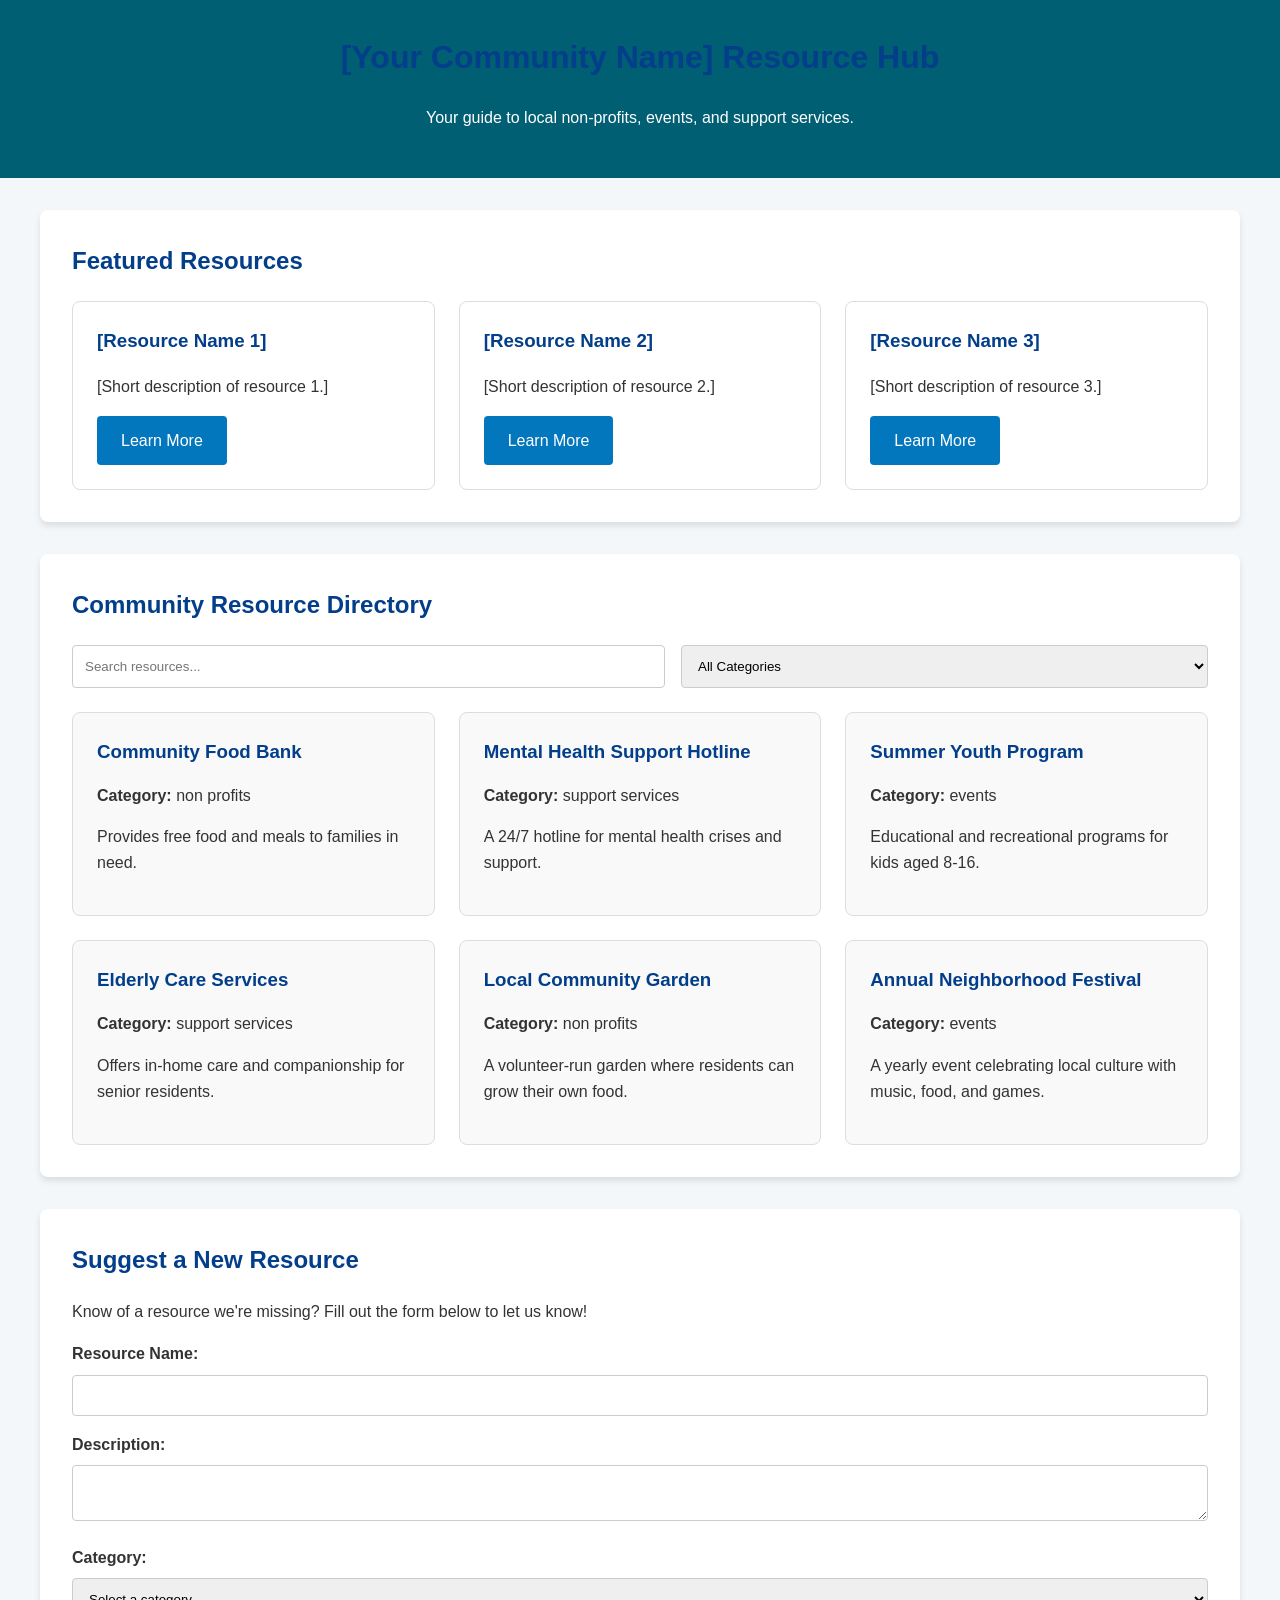
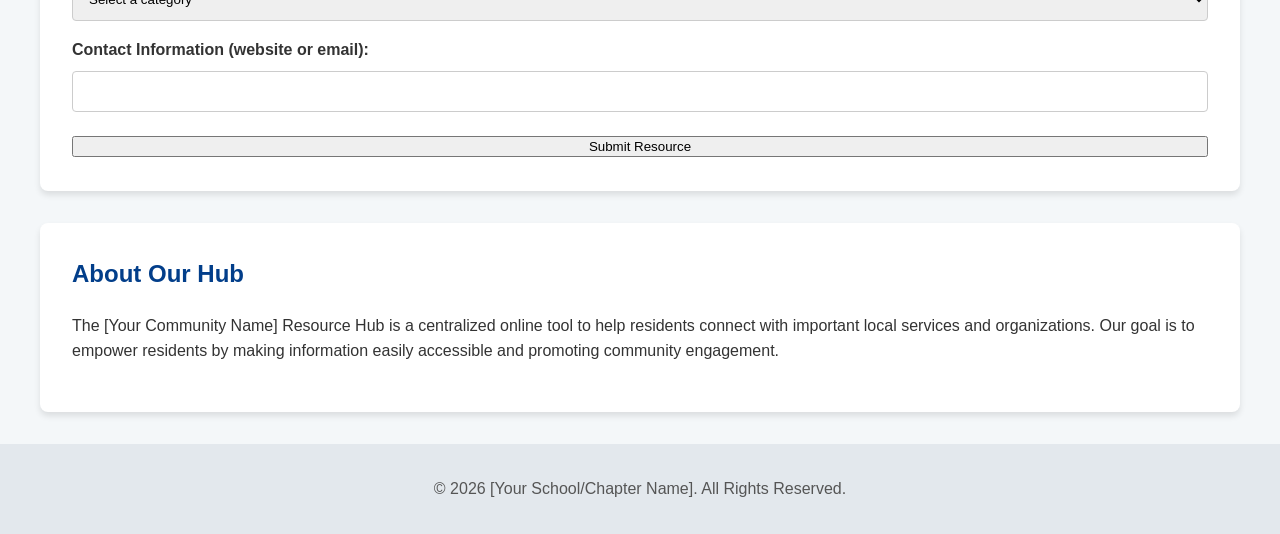
<file: index.html>
<!DOCTYPE html>
<html lang="en">
<head>
    <meta charset="UTF-8">
    <meta name="viewport" content="width=device-width, initial-scale=1.0">
    <title>Community Resource Hub</title>
    <link rel="stylesheet" href="css/style.css">
</head>
<body>
    <header>
        <h1>[Your Community Name] Resource Hub</h1>
        <p>Your guide to local non-profits, events, and support services.</p>
    </header>

    <main>
        <!-- Highlight Section -->
        <section class="highlight-section">
            <h2>Featured Resources</h2>
            <!-- Highlighted resources will be populated here with HTML -->
            <div class="highlight-cards-container">
                <!-- Example of a single highlight card -->
                <div class="highlight-card">
                    <h3>[Resource Name 1]</h3>
                    <p>[Short description of resource 1.]</p>
                    <a href="#directory" class="button">Learn More</a>
                </div>
                <div class="highlight-card">
                    <h3>[Resource Name 2]</h3>
                    <p>[Short description of resource 2.]</p>
                    <a href="#directory" class="button">Learn More</a>
                </div>
                <div class="highlight-card">
                    <h3>[Resource Name 3]</h3>
                    <p>[Short description of resource 3.]</p>
                    <a href="#directory" class="button">Learn More</a>
                </div>
            </div>
        </section>

        <!-- Directory Section -->
        <section id="directory" class="directory-section">
            <h2>Community Resource Directory</h2>
            <div class="search-filter-container">
                <input type="text" id="search-bar" placeholder="Search resources...">
                <select id="filter-dropdown">
                    <option value="all">All Categories</option>
                    <!-- Categories will be populated here -->
                </select>
            </div>
            <div id="resource-list" class="resource-cards-container">
                <!-- Resources will be dynamically populated here by JavaScript -->
            </div>
        </section>

        <!-- Submission Form Section -->
        <section class="submission-form-section">
            <h2>Suggest a New Resource</h2>
            <p>Know of a resource we're missing? Fill out the form below to let us know!</p>
            <form id="resource-form">
                <label for="resource-name">Resource Name:</label>
                <input type="text" id="resource-name" name="resource-name" required>

                <label for="resource-description">Description:</label>
                <textarea id="resource-description" name="resource-description" required></textarea>

                <label for="resource-category">Category:</label>
                <select id="resource-category" name="resource-category" required>
                    <option value="">Select a category</option>
                    <option value="non-profits">Non-profits</option>
                    <option value="support-services">Support Services</option>
                    <option value="events">Events & Programs</option>
                </select>

                <label for="resource-contact">Contact Information (website or email):</label>
                <input type="text" id="resource-contact" name="resource-contact">

                <button type="submit">Submit Resource</button>
            </form>
        </section>

        <!-- Additional Content (Example) -->
        <section class="additional-content">
            <h2>About Our Hub</h2>
            <p>The [Your Community Name] Resource Hub is a centralized online tool to help residents connect with important local services and organizations. Our goal is to empower residents by making information easily accessible and promoting community engagement.</p>
        </section>
    </main>

    <footer>
        <p>&copy; 2026 [Your School/Chapter Name]. All Rights Reserved.</p>
    </footer>

    <script src="js/script.js"></script>
</body>
</html>
</file>
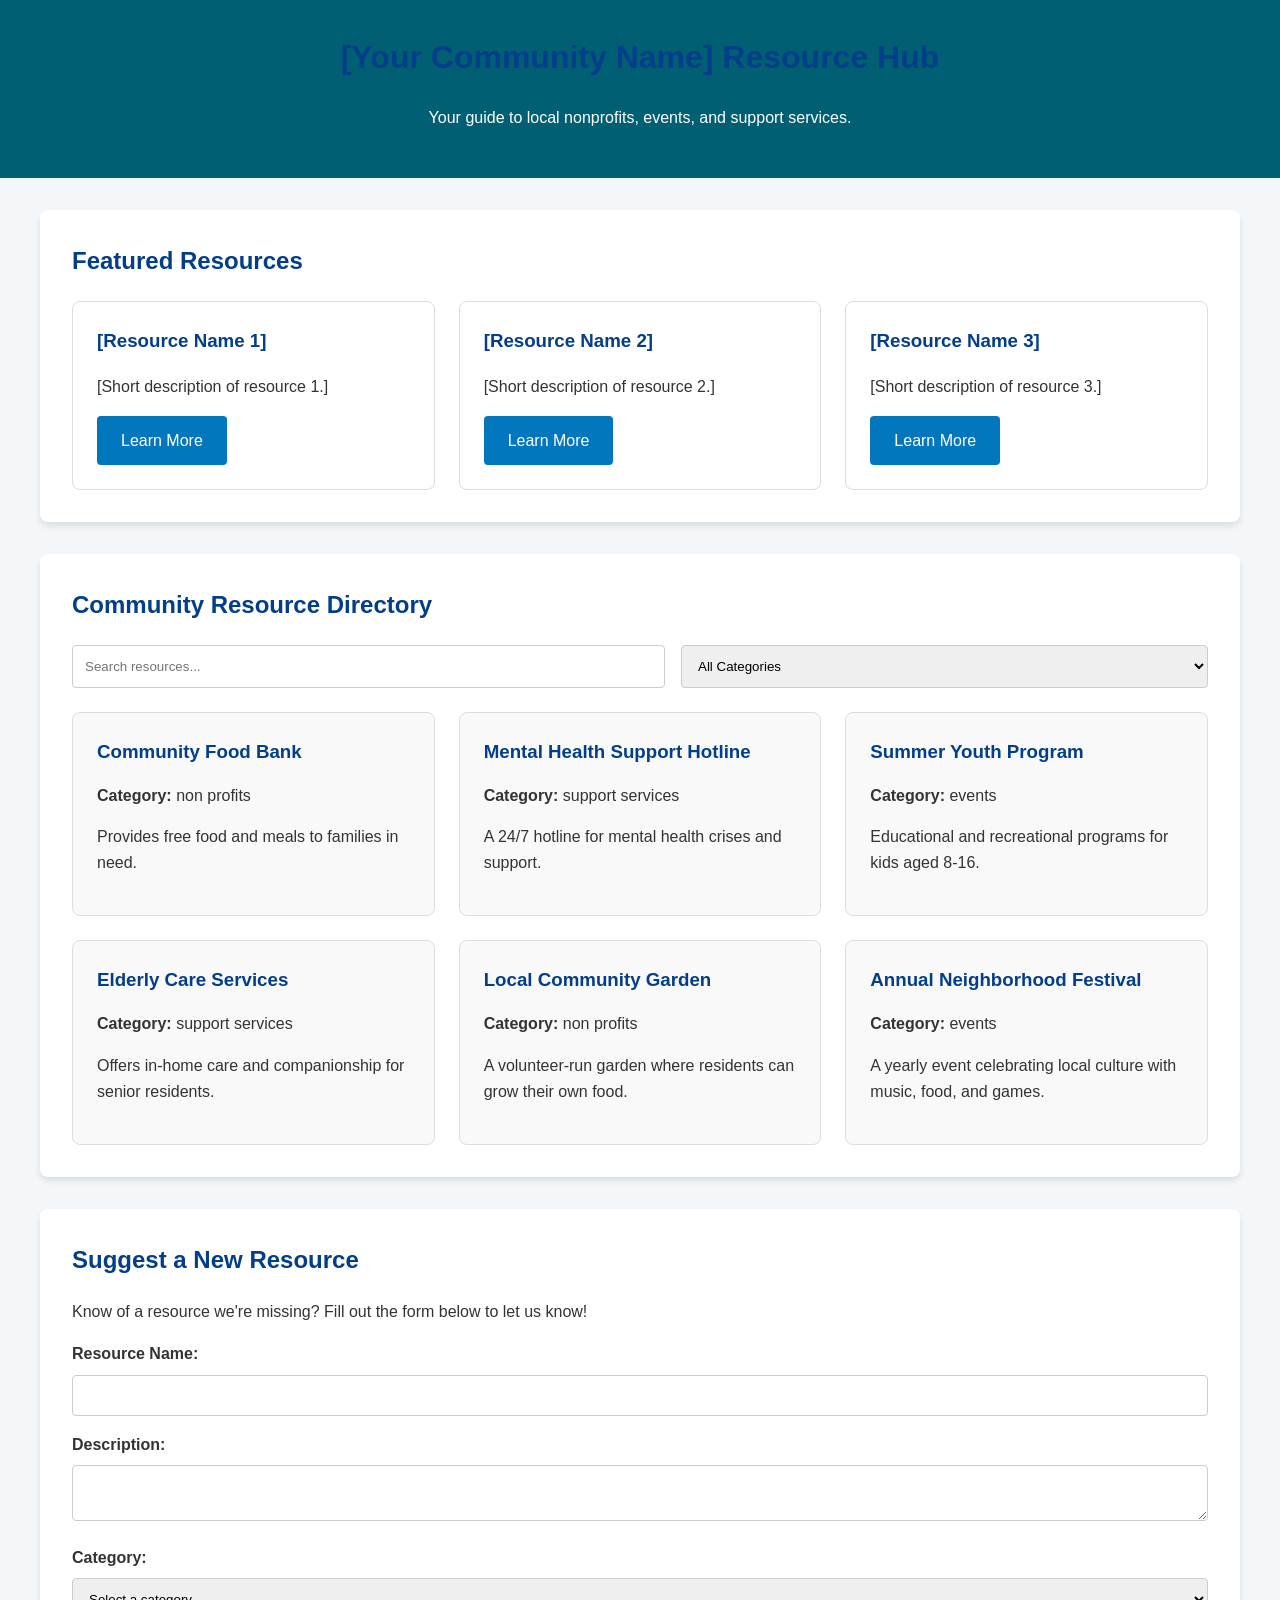
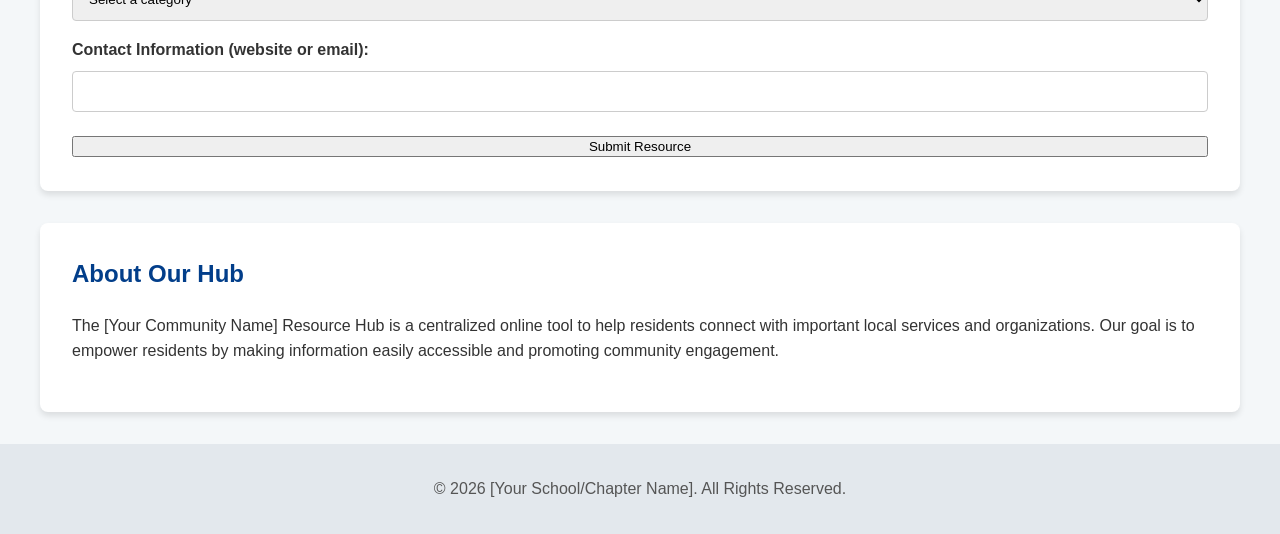
<file: About.html>
<!DOCTYPE html>
<html lang="en">
<head>
    <meta charset="UTF-8">
    <meta name="viewport" content="width=device-width, initial-scale=1.0">
    <title>Community Resource Hub</title>
    <link rel="stylesheet" href="css/style.css">
</head>
<body>
    <header>
        <h1>[Your Community Name] Resource Hub</h1>
        <p>Your guide to local nonprofits, events, and support services.</p>
    </header>

    <main>
        <!-- Highlight Section -->
        <section class="highlight-section">
            <h2>Featured Resources</h2>
            <!-- Highlighted resources will be populated here with HTML -->
            <div class="highlight-cards-container">
                <!-- Example of a single highlight card -->
                <div class="highlight-card">
                    <h3>[Resource Name 1]</h3>
                    <p>[Short description of resource 1.]</p>
                    <a href="#directory" class="button">Learn More</a>
                </div>
                <div class="highlight-card">
                    <h3>[Resource Name 2]</h3>
                    <p>[Short description of resource 2.]</p>
                    <a href="#directory" class="button">Learn More</a>
                </div>
                <div class="highlight-card">
                    <h3>[Resource Name 3]</h3>
                    <p>[Short description of resource 3.]</p>
                    <a href="#directory" class="button">Learn More</a>
                </div>
            </div>
        </section>

        <!-- Directory Section -->
        <section id="directory" class="directory-section">
            <h2>Community Resource Directory</h2>
            <div class="search-filter-container">
                <input type="text" id="search-bar" placeholder="Search resources...">
                <select id="filter-dropdown">
                    <option value="all">All Categories</option>
                    <!-- Categories will be populated here -->
                </select>
            </div>
            <div id="resource-list" class="resource-cards-container">
                <!-- Resources will be dynamically populated here by JavaScript -->
            </div>
        </section>

        <!-- Submission Form Section -->
        <section class="submission-form-section">
            <h2>Suggest a New Resource</h2>
            <p>Know of a resource we're missing? Fill out the form below to let us know!</p>
            <form id="resource-form">
                <label for="resource-name">Resource Name:</label>
                <input type="text" id="resource-name" name="resource-name" required>

                <label for="resource-description">Description:</label>
                <textarea id="resource-description" name="resource-description" required></textarea>

                <label for="resource-category">Category:</label>
                <select id="resource-category" name="resource-category" required>
                    <option value="">Select a category</option>
                    <option value="non-profits">Non-profits</option>
                    <option value="support-services">Support Services</option>
                    <option value="events">Events & Programs</option>
                </select>

                <label for="resource-contact">Contact Information (website or email):</label>
                <input type="text" id="resource-contact" name="resource-contact">

                <button type="submit">Submit Resource</button>
            </form>
        </section>

        <!-- Additional Content (Example) -->
        <section class="additional-content">
            <h2>About Our Hub</h2>
            <p>The [Your Community Name] Resource Hub is a centralized online tool to help residents connect with important local services and organizations. Our goal is to empower residents by making information easily accessible and promoting community engagement.</p>
        </section>
    </main>

    <footer>
        <p>&copy; 2026 [Your School/Chapter Name]. All Rights Reserved.</p>
    </footer>

    <script src="js/script.js"></script>
</body>
</html>
</file>
<file: css/style.css>
body {
    font-family: -apple-system, BlinkMacSystemFont, "Segoe UI", Roboto, Helvetica, Arial, sans-serif;
    margin: 0;
    line-height: 1.6;
    color: #333;
    background-color: #f4f7f9;
}

header {
    background-color: #005f73;
    color: white;
    padding: 2rem 1rem;
    text-align: center;
}

h1, h2, h3 {
    margin-top: 0;
    color: #023e8a;
}

main {
    max-width: 1200px;
    margin: 2rem auto;
    padding: 0 1rem;
}

section {
    background-color: white;
    padding: 2rem;
    border-radius: 8px;
    box-shadow: 0 4px 6px rgba(0,0,0,0.1);
    margin-bottom: 2rem;
}

/* Buttons and Links */
.button {
    display: inline-block;
    background-color: #0277bd;
    color: white;
    padding: 0.75rem 1.5rem;
    border-radius: 4px;
    text-decoration: none;
    transition: background-color 0.3s;
}

.button:hover {
    background-color: #01579b;
}

/* Highlight Section */
.highlight-cards-container {
    display: grid;
    grid-template-columns: repeat(auto-fit, minmax(300px, 1fr));
    gap: 1.5rem;
}

.highlight-card {
    border: 1px solid #ddd;
    border-radius: 8px;
    padding: 1.5rem;
    transition: transform 0.3s;
}

.highlight-card:hover {
    transform: translateY(-5px);
}

/* Directory Section */
.search-filter-container {
    display: flex;
    gap: 1rem;
    margin-bottom: 1.5rem;
    flex-wrap: wrap;
}

#search-bar, #filter-dropdown {
    padding: 0.75rem;
    border: 1px solid #ccc;
    border-radius: 4px;
    flex-grow: 1;
}

.resource-cards-container {
    display: grid;
    grid-template-columns: repeat(auto-fill, minmax(300px, 1fr));
    gap: 1.5rem;
}

.resource-card {
    background-color: #f9f9f9;
    border: 1px solid #ddd;
    border-radius: 8px;
    padding: 1.5rem;
}

.resource-card h3 {
    margin-bottom: 0.5rem;
}

/* Submission Form */
#resource-form label {
    display: block;
    margin-top: 1rem;
    font-weight: bold;
}

#resource-form input,
#resource-form textarea,
#resource-form select {
    width: 100%;
    padding: 0.75rem;
    margin-top: 0.5rem;
    border: 1px solid #ccc;
    border-radius: 4px;
    box-sizing: border-box; /* Ensures padding and border don't affect width */
}

#resource-form button {
    margin-top: 1.5rem;
    width: 100%;
    cursor: pointer;
}

/* Footer */
footer {
    text-align: center;
    padding: 1rem;
    background-color: #e3e8ed;
    color: #555;
    margin-top: 2rem;
}
</file>
